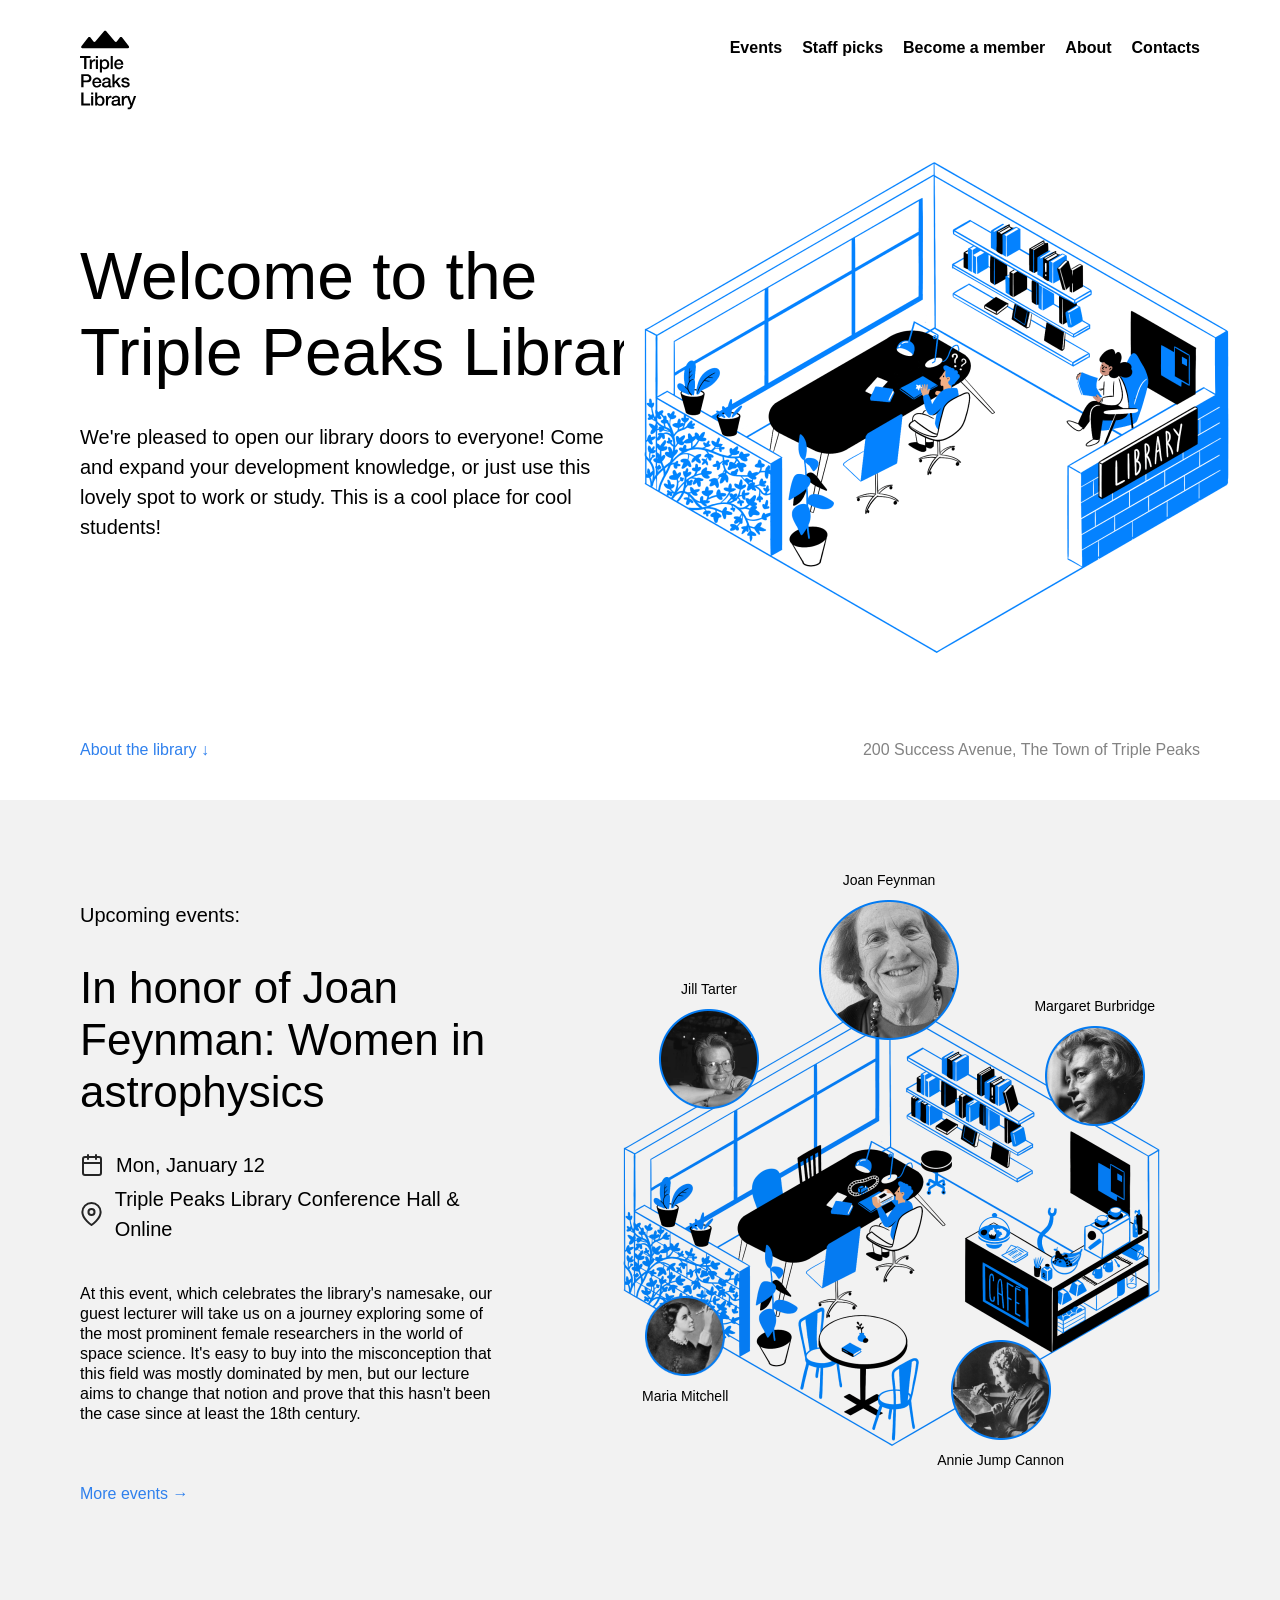
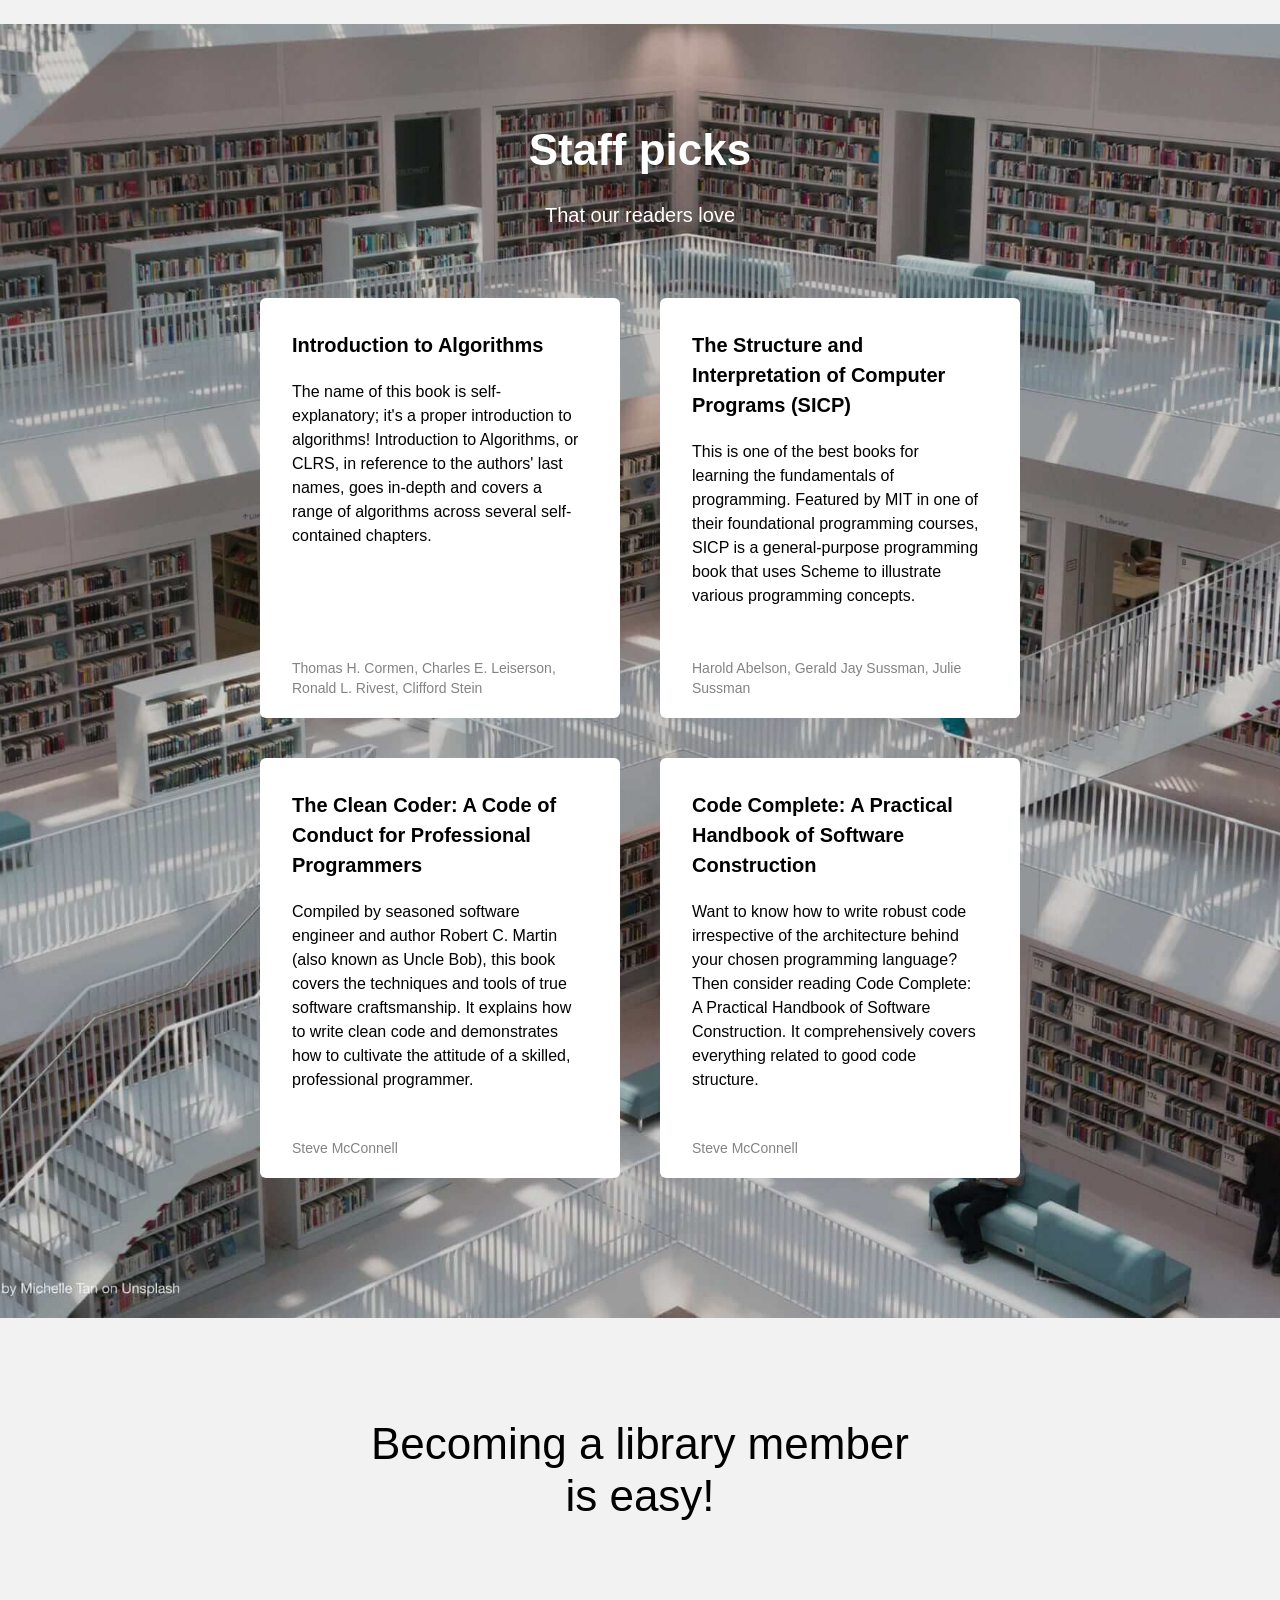
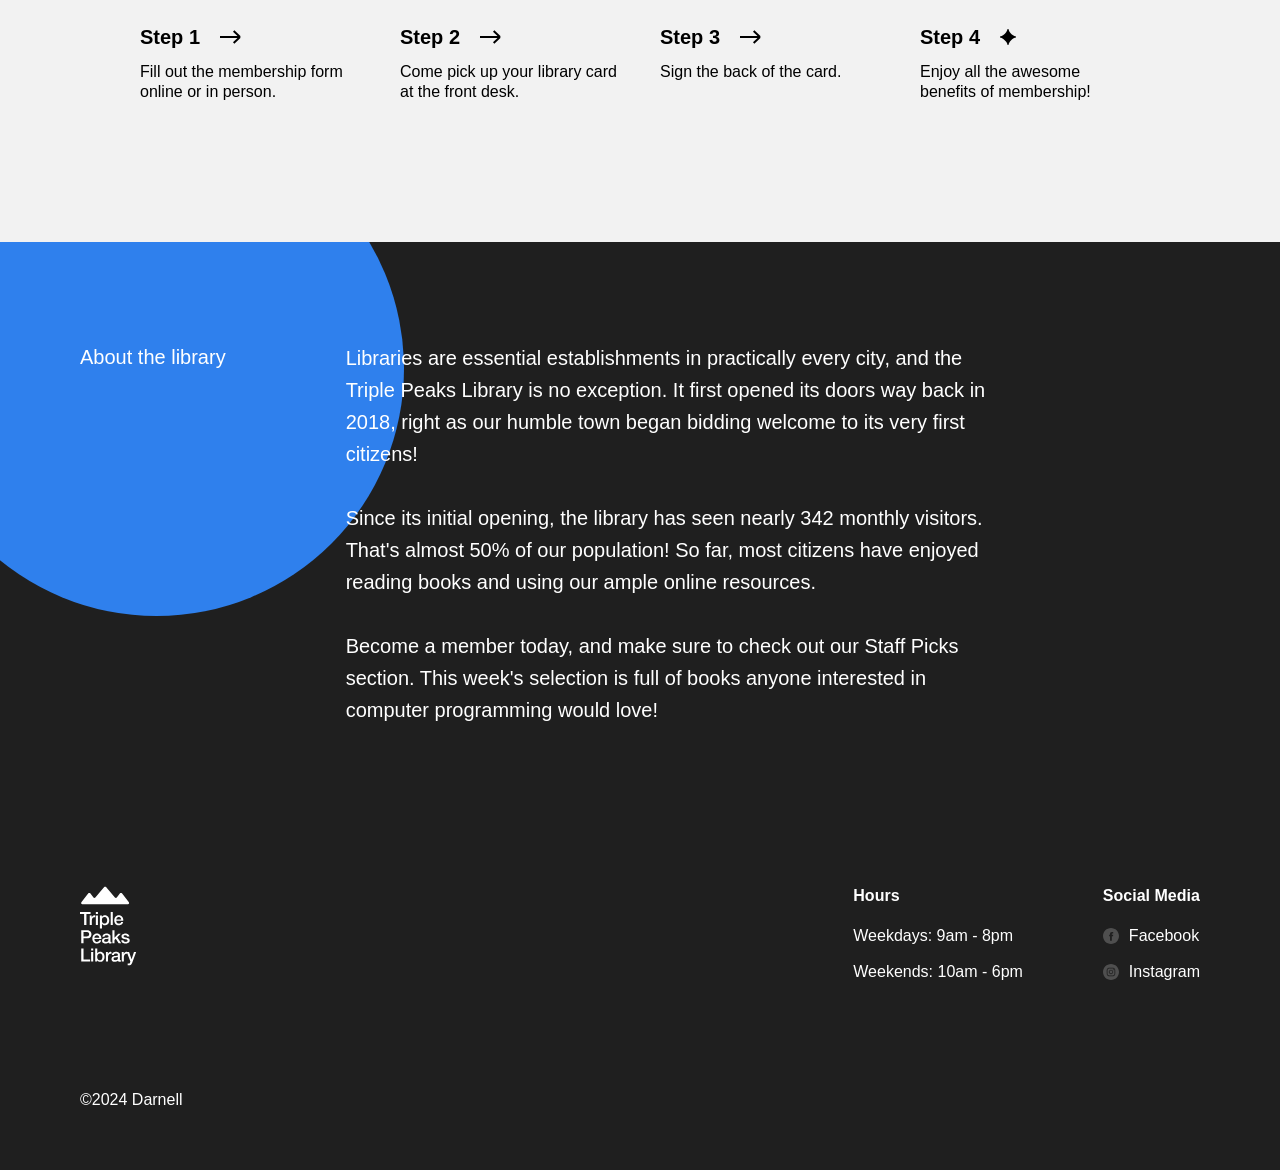
<file: se_project_library/index.html>
<!DOCTYPE html>
<html lang="en">
  <head>
    <meta charset="UTF-8" />
    <meta name="viewport" content="width=device-width, initial-scale=1.0" />
    <title>Triple Peaks Library</title>
    <link rel="shortcut icon" href="favicon.ico" />
    <link rel="stylesheet" href="./vendor/normalize.css" />
    <link rel="stylesheet" href="./styles/style.css" />
  </head>

  <body>
    <div class="page">
      <header class="header">
        <nav class="nav">
          <img
            src="./images/logo.svg"
            alt="Triple Peaks Library Logo"
            class="nav__logo"
          />

          <ul class="nav__links">
            <li>
              <a href="#events" class="nav__link">Events</a>
            </li>
            <li>
              <a href="#staff" class="nav__link">Staff picks</a>
            </li>
            <li>
              <a href="#membership" class="nav__link">Become a member</a>
            </li>
            <li>
              <a href="#about" class="nav__link">About</a>
            </li>
            <li>
              <a href="#contacts" class="nav__link">Contacts</a>
            </li>
          </ul>
        </nav>
        <h1 class="header__title">Welcome to the Triple Peaks Library</h1>
        <p class="header__description">
          We're pleased to open our library doors to everyone! Come and expand
          your development knowledge, or just use this lovely spot to work or
          study. This is a cool place for cool students!
        </p>
        <img
          src="./images/inside_the_library.png"
          alt="Illustration 'Inside the library'"
          class="header__image"
        />
        <div class="header__footer">
          <a class="header__link">About the library &darr;</a>
          <p class="header__address">
            200 Success Avenue, The Town of Triple Peaks
          </p>
        </div>
      </header>

      <main class="content">
        <section id="events" class="events">
          <div class="events__content">
            <h2 class="events__heading">Upcoming events:</h2>
            <h3 class="events__title">
              In honor of Joan Feynman: Women in astrophysics
            </h3>
            <div class="event-info events__info-section">
              <div class="event-info__item">
                <div
                  class="event-info__icon event-info__icon_type_calendar"
                ></div>
                <p class="event-info__text">Mon, January 12</p>
              </div>
              <div class="event-info__item">
                <div class="event-info__icon event-info__icon_type_pin"></div>
                <p class="event-info__text">
                  Triple Peaks Library Conference Hall & Online
                </p>
              </div>
            </div>
            <p class="events__description">
              At this event, which celebrates the library's namesake, our guest
              lecturer will take us on a journey exploring some of the most
              prominent female researchers in the world of space science. It's
              easy to buy into the misconception that this field was mostly
              dominated by men, but our lecture aims to change that notion and
              prove that this hasn't been the case since at least the 18th
              century.
            </p>
            <a href="#" class="events__more">More events &rarr;</a>
          </div>
          <div class="events__cover">
            <img
              src="./images/cafe.png"
              alt="A view inside the library"
              class="events__image"
            />
            <div class="person person_name_feynman">
              <p class="person__caption">Joan Feynman</p>
              <img
                src="./images/person_feynman.png"
                alt="Joan Feynman"
                class="person__image person__image_size_l"
              />
            </div>
            <div class="person person_name_tarter">
              <p class="person__caption">Jill Tarter</p>
              <img
                src="./images/person_tarter.png"
                alt="Jill Tarter"
                class="person__image person__image_size_m"
              />
            </div>
            <div class="person person_name_burbidge">
              <p class="person__caption">Margaret Burbridge</p>
              <img
                src="./images/person_burbidge.png"
                alt="Margaret Burbidge"
                class="person__image person__image_size_m"
              />
            </div>
            <div class="person person_name_cannon">
              <p class="person__caption">Annie Jump Cannon</p>
              <img
                src="./images/person_cannon.png"
                alt="Annie Jump Cannon"
                class="person__image person__image_size_m"
              />
            </div>
            <div class="person person_name_mitchell">
              <p class="person__caption">Maria Mitchell</p>
              <img
                src="./images/person_mitchell.png"
                alt="Maria Mitchell"
                class="person__image person__image_size_s"
              />
            </div>
          </div>
        </section>

        <section id="staff" class="staff">
          <h2 class="staff__title">Staff picks</h2>
          <p class="staff__subtitle">That our readers love</p>
          <ul class="staff__cards">
            <li class="card">
              <div class="card__content">
                <h3 class="card__title">Introduction to Algorithms</h3>
                <p class="card__text">
                  The name of this book is self-explanatory; it's a proper
                  introduction to algorithms! Introduction to Algorithms, or
                  CLRS, in reference to the authors' last names, goes in-depth
                  and covers a range of algorithms across several self-contained
                  chapters.
                </p>
                <p class="card__footer">
                  Thomas H. Cormen, Charles E. Leiserson, Ronald L. Rivest,
                  Clifford Stein
                </p>
              </div>
            </li>

            <li class="card">
              <div class="card__content">
                <h3 class="card__title">
                  The Structure and Interpretation of Computer Programs (SICP)
                </h3>
                <p class="card__text">
                  This is one of the best books for learning the fundamentals of
                  programming. Featured by MIT in one of their foundational
                  programming courses, SICP is a general-purpose programming
                  book that uses Scheme to illustrate various programming
                  concepts.
                </p>
                <p class="card__footer">
                  Harold Abelson, Gerald Jay Sussman, Julie Sussman
                </p>
              </div>
            </li>

            <li class="card">
              <div class="card__content">
                <h3 class="card__title">
                  The Clean Coder: A Code of Conduct for Professional
                  Programmers
                </h3>
                <p class="card__text">
                  Compiled by seasoned software engineer and author Robert C.
                  Martin (also known as Uncle Bob), this book covers the
                  techniques and tools of true software craftsmanship. It
                  explains how to write clean code and demonstrates how to
                  cultivate the attitude of a skilled, professional programmer.
                </p>
                <p class="card__footer">Steve McConnell</p>
              </div>
            </li>

            <li class="card">
              <div class="card__content">
                <h3 class="card__title">
                  Code Complete: A Practical Handbook of Software Construction
                </h3>
                <p class="card__text">
                  Want to know how to write robust code irrespective of the
                  architecture behind your chosen programming language? Then
                  consider reading Code Complete: A Practical Handbook of
                  Software Construction. It comprehensively covers everything
                  related to good code structure.
                </p>
                <p class="card__footer">Steve McConnell</p>
              </div>
            </li>
          </ul>
        </section>

        <section id="membership" class="membership">
          <h2 class="membership__title">Becoming a library member is easy!</h2>
          <ul class="membership__steps">
            <li class="step">
              <h3 class="step__title">
                Step 1
                <img
                  src="./images/icon_step_forward.svg"
                  alt="icon forward"
                  class="step__icon"
                />
              </h3>
              <p class="step__description">
                Fill out the membership form online or in person.
              </p>
            </li>
            <li class="step">
              <h3 class="step__title">
                Step 2
                <img
                  src="./images/icon_step_forward.svg"
                  alt="icon forward"
                  class="step__icon"
                />
              </h3>
              <p class="step__description">
                Come pick up your library card at the front desk.
              </p>
            </li>
            <li class="step">
              <h3 class="step__title">
                Step 3
                <img
                  src="./images/icon_step_forward.svg"
                  alt="icon forward"
                  class="step__icon"
                />
              </h3>
              <p class="step__description">Sign the back of the card.</p>
            </li>
            <li class="step">
              <h3 class="step__title">
                Step 4
                <img
                  src="./images/icon_step_finish.svg"
                  alt="icon finish"
                  class="step__icon"
                />
              </h3>
              <p class="step__description">
                Enjoy all the awesome benefits of membership!
              </p>
            </li>
          </ul>
        </section>

        <section id="about" class="about">
          <h2 class="about__title">About the library</h2>
          <div class="about__content">
            <p class="about__paragraph">
              Libraries are essential establishments in practically every city,
              and the Triple Peaks Library is no exception. It first opened its
              doors way back in 2018, right as our humble town began bidding
              welcome to its very first citizens!
            </p>
            <p class="about__paragraph">
              Since its initial opening, the library has seen nearly 342 monthly
              visitors. That's almost 50% of our population! So far, most
              citizens have enjoyed reading books and using our ample online
              resources.
            </p>
            <p class="about__paragraph">
              Become a member today, and make sure to check out our Staff Picks
              section. This week's selection is full of books anyone interested
              in computer programming would love!
            </p>
          </div>
          <div class="about__circle"></div>
        </section>
      </main>
      <footer class="footer" id="contacts">
        <div class="footer__columns">
          <div class="footer__column">
            <img
              src="images/logo_white.svg"
              alt="TripleTenLogo"
              class="footer__logo"
            />
          </div>
          <div class="footer__column footer__column_content_hours">
            <h3 class="footer__column-heading">Hours</h3>
            <ul class="footer__list">
              <li class="footer__list-item">Weekdays: 9am - 8pm</li>
              <li class="footer__list-item">Weekends: 10am - 6pm</li>
            </ul>
          </div>
          <div class="footer__column footer__column_content_social">
            <h3 class="footer__column-heading">Social Media</h3>
            <ul class="footer__list">
              <li class="footer__list-item">
                <a href="#" class="footer__column-link">
                  <img
                    src="./images/facebook_white.svg"
                    alt="Facebook logo"
                    class="footer__social-icon"
                  />
                  Facebook</a
                >
              </li>
              <li class="footer__list-item">
                <a href="#" class="footer__column-link">
                  <img
                    src="./images/instagram_white.svg"
                    alt="Instagram logo"
                    class="footer__social-icon"
                  />
                  Instagram</a
                >
              </li>
            </ul>
          </div>
        </div>
        <p class="footer__copyright">&copy;2024 Darnell</p>
      </footer>
    </div>
  </body>
</html>
</file>
<file: se_project_library/styles/style.css>
.page {
  min-width: 1100px;
  max-width: 1600px;
  margin: 0 auto;
  font-family: "Helvetica Neue", Arial, sans-serif;
  font-size: 16px;
  line-height: 20px;
}

.header {
  display: flex;
  flex-direction: column;
  height: 100vh;
  min-height: 720px;
  max-height: 800px;
  padding: 30px 80px 40px;
  position: relative;
  box-sizing: border-box;
}

.nav {
  display: flex;
  justify-content: space-between;
}

.nav__logo {
  height: 80px;
  width: 57px;
  line-height: 8px;
}

.nav__links {
  display: flex;
  margin: 8px 0 0;
  column-gap: 20px;
  list-style-type: none;
  padding: 0;
}

.nav__link {
  color: #000000;
  text-decoration: none;
  font-weight: bold;
}

.nav__link:hover {
  color: #1f69c9;
}

.header__title {
  max-width: 601px;
  font-size: 66px;
  line-height: 76px;
  font-weight: 500;
  margin: 128px 0 0;
}

.header__description {
  max-width: 532px;
  font-size: 20px;
  line-height: 30px;
  margin: 32px 0 0;
}

.header__image {
  position: absolute;
  max-width: 636px;
  top: 135px;
  right: 20px;
}

.header__footer {
  margin-top: auto;
  width: 100%;
  display: flex;
  align-items: center;
  justify-content: space-between;
  box-sizing: border-box;
}

.header__link {
  color: #2f80ed;
  text-decoration: none;
}

.header__link:hover {
  color: #1f69c9;
}

.header__address {
  margin: 0;
  color: #838383;
}

.events {
  padding: 100px 0 120px 80px;
  display: flex;
  align-items: start;
  justify-content: space-between;
  box-sizing: border-box;
  background-color: #f2f2f2;
}

.events__content {
  flex-basis: 580px;
}

.events__heading {
  font-size: 20px;
  font-weight: 500;
  line-height: 30px;
  margin: 0;
}

.events__title {
  font-size: 44px;
  font-weight: 500;
  line-height: 52px;
  margin: 32px 0 0;
}

.events__info-section {
  margin-top: 32px;
}

.event-info__item {
  display: flex;
  align-items: center;
  margin-bottom: 4px;
  font-weight: 500;
}

.event-info__icon {
  background-repeat: no-repeat;
  background-position: center;
  margin-right: 12px;
  width: 24px;
  height: 24px;
}

.event-info__icon_type_calendar {
  background-image: url(../images/icon_calendar.svg);
}

.event-info__icon_type_pin {
  background-image: url(../images/icon_pin.svg);
}

.event-info__text {
  font-size: 20px;
  font-weight: 500;
  line-height: 30px;
  margin: 0;
}

.events__description {
  margin: 40px 0 60px;
}

.events__more {
  color: #2f80ed;
  text-decoration: none;
}

.events__more:hover {
  color: #1f69c9;
}

.events__cover {
  flex-grow: 1;
  flex-shrink: 0;
  flex-basis: 780px;
  max-width: 780px;
  position: relative;
}

.events__image {
  max-width: 100%;
}

.person {
  position: absolute;
  display: flex;
  align-items: center;
  flex-direction: column;
  gap: 10px;
}

.person_name_feynman {
  top: -30px;
  left: 319px;
}

.person_name_burbidge {
  top: 96px;
  right: 125px;
}

.person_name_cannon {
  right: 216px;
  bottom: 18px;
  display: flex;
  flex-direction: column-reverse;
}

.person_name_mitchell {
  left: 142px;
  bottom: 82px;
  display: flex;
  flex-direction: column-reverse;
}

.person_name_tarter {
  top: 79px;
  left: 159px;
}

.person__image {
  max-width: 100%;
}

.person__image_size_l {
  width: 140px;
}

.person__image_size_m {
  width: 100px;
}

.person__image_size_s {
  width: 80px;
}

.person__caption {
  text-align: center;
  font-size: 14px;
  margin: 0;
}

.staff {
  padding: 100px 0 140px;
  background-image: url(../images/staff_picks_background.jpg);
  background-position: bottom;
  background-size: cover;
  background-repeat: no-repeat;
}

.staff__title {
  text-align: center;
  font-size: 44px;
  line-height: 52px;
  margin: 0 0 24px;
  color: #ffffff;
}

.staff__subtitle {
  text-align: center;
  font-size: 20px;
  line-height: 30px;
  font-weight: 400;
  margin: 0;
  color: #ffffff;
}

.staff__cards {
  max-width: 760px;
  margin: 68px 0 0;
  list-style-type: none;
  display: flex;
  flex-wrap: wrap;
  padding: 0;
  gap: 40px;
  justify-content: center;
  margin-left: auto;
  margin-right: auto;
}

.card {
  background-color: #fff;
  border-radius: 6px;
  padding: 32px 40px 20px 32px;
  box-sizing: border-box;
  height: 420px;
  width: 360px;
}

.card__content {
  width: 100%;
  height: 100%;
  display: flex;
  flex-direction: column;
}

.card__title {
  font-size: 20px;
  line-height: 30px;
  font-weight: 700;
  margin: 0;
}

.card__text {
  margin: 20px 0 0;
  font-size: 16px;
  line-height: 24px;
}

.card__footer {
  margin: 0;
  font-size: 14px;
  line-height: 20px;
  color: #838383;
  margin-top: auto;
}

.membership {
  padding: 100px 0 140px;
  background-color: #f2f2f2;
}

.membership__title {
  max-width: 574px;
  margin: 0 auto;
  text-align: center;
  font-size: 44px;
  font-weight: 500;
  line-height: 52px;
}

.membership__steps {
  list-style-type: none;
  padding: 0;
  margin: 100px 0 0;
  display: flex;
  justify-content: center;
  gap: 40px;
}

.step {
  flex-basis: 220px;
}

.step__title {
  margin: 0;
  font-size: 20px;
  line-height: 30px;
  font-weight: 700;
  display: flex;
  align-items: center;
}

.step__icon {
  margin-left: 20px;
}

.step__description {
  margin: 10px 0 0;
}

.about {
  padding: 100px 80px;
  background-color: #1f1f1f;
  color: #fff;
  overflow: hidden;
  position: relative;
  box-sizing: border-box;
  display: flex;
  gap: 120px;
}

.about__title {
  margin: 0;
  font-size: 20px;
  line-height: 30px;
  font-weight: 500;
  z-index: 1;
  position: relative;
  max-width: 154px;
}

.about__content {
  font-size: 20px;
  line-height: 32px;
  font-weight: 400;
  max-width: 660px;
  display: flex;
  z-index: 1;
  position: relative;
  flex-wrap: wrap;
}

.about__circle {
  background-color: #2f80ed;
  width: 495px;
  height: 495px;
  border-radius: 50%;
  position: absolute;
  top: -121px;
  left: -91px;
  z-index: 0;
}

.about__paragraph {
  margin: 0 0 32px;
}

.about__paragraph:last-child {
  margin-bottom: 0;
}

.footer {
  box-sizing: border-box;
  background-color: #1f1f1f;
  color: #ffffff;
  padding: 60px 80px 60px 80px;
  font-size: 16px;
  line-height: 20px;
}

.footer__columns {
  display: flex;
}

.footer__column_content_hours {
  margin-left: auto;
}

.footer__column_content_social {
  margin-left: 80px;
}

.footer__logo {
  width: 57px;
  height: 80px;
}

.footer__list {
  list-style-type: none;
  padding: 0;
  margin: 0;
}

.footer__list-item {
  margin: 0 0 16px;
}

.footer__list-item:last-child {
  margin-bottom: 0;
}

.footer__column-heading {
  margin: 0 0 20px;
  font-size: 16px;
}

.footer__column-link {
  color: white;
  font-size: 16px;
  line-height: 20px;
  text-decoration: none;
  display: flex;
  align-items: center;
}

.footer__column-link:hover {
  color: #c1c1c1;
}

.footer__social-icon {
  height: 16px;
  width: 16px;
  margin-right: 10px;
}

.footer__copyright {
  margin: 108px 0 0;
}
</file>
